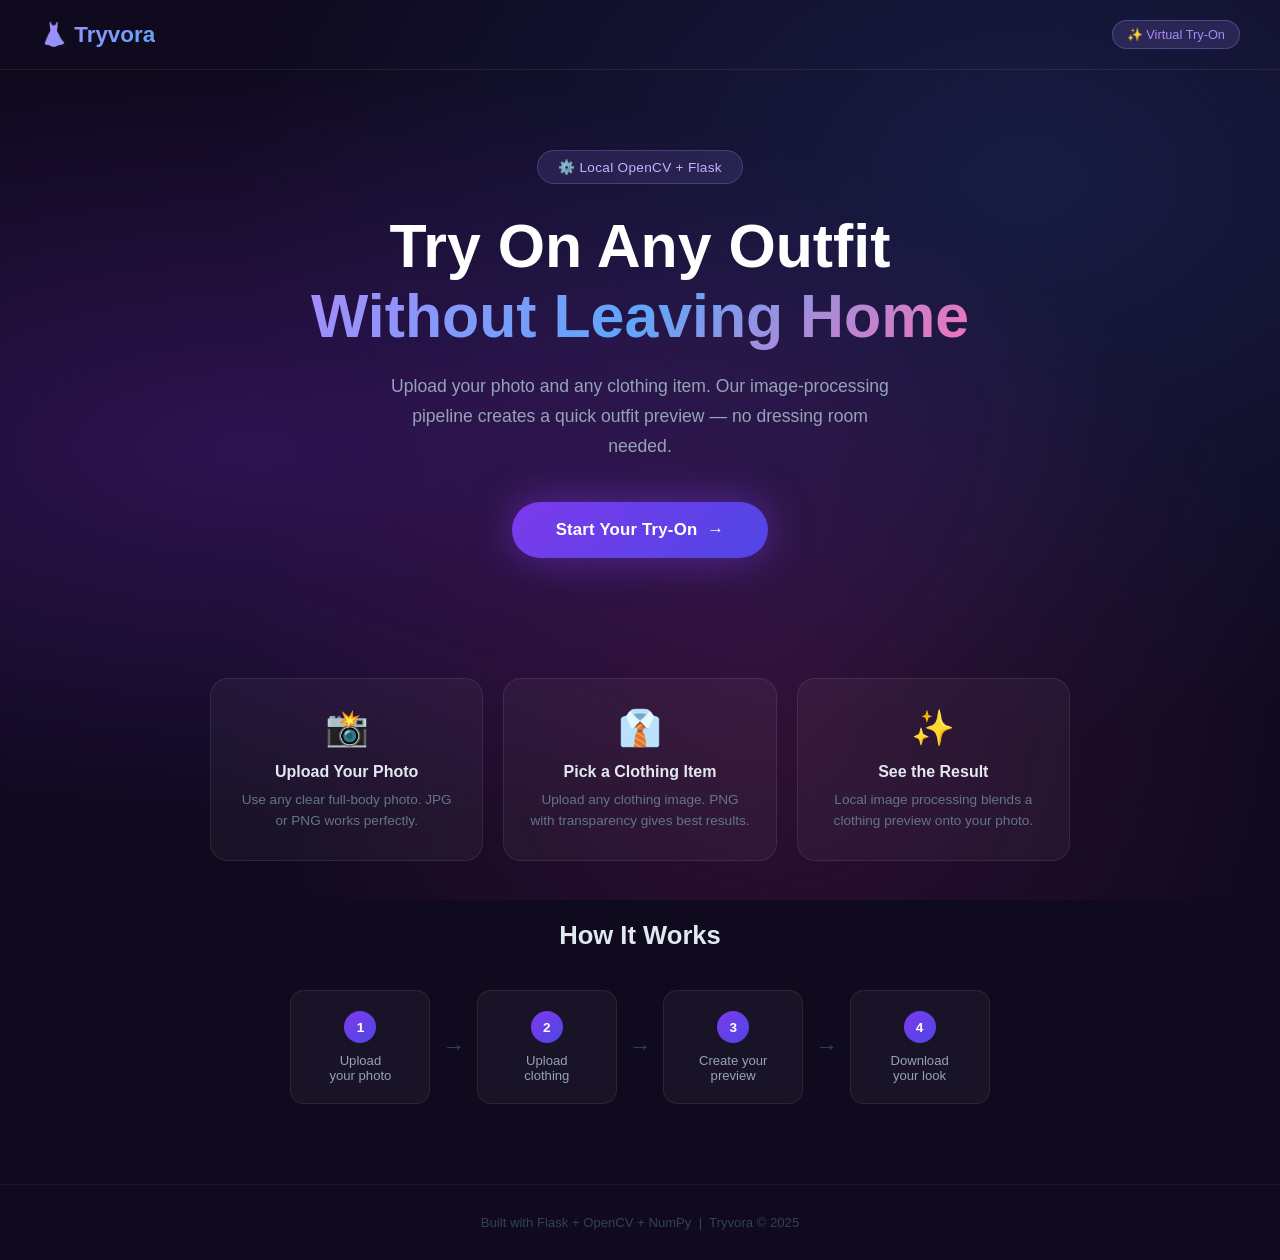
<file: templates/index.html>
<!-- templates/index.html — DAY 5 FINAL -->
<!DOCTYPE html>
<html lang="en">
<head>
    <meta charset="UTF-8">
    <meta name="viewport" content="width=device-width, initial-scale=1.0">
    <title>Tryvora – Virtual Try-On Fashion</title>
    <style>
        * { margin: 0; padding: 0; box-sizing: border-box; }

        body {
            font-family: 'Segoe UI', Arial, sans-serif;
            background: #0f0a1e;
            color: white;
            min-height: 100vh;
            overflow-x: hidden;
        }

        /* ── Animated background ── */
        .bg-gradient {
            position: fixed;
            inset: 0;
            background:
                radial-gradient(ellipse at 20% 50%, rgba(120,40,200,0.3) 0%, transparent 60%),
                radial-gradient(ellipse at 80% 20%, rgba(60,100,220,0.2) 0%, transparent 55%),
                radial-gradient(ellipse at 60% 80%, rgba(180,40,140,0.2) 0%, transparent 50%);
            z-index: 0;
        }

        .content { position: relative; z-index: 1; }

        /* ── Navbar ── */
        nav {
            display: flex;
            justify-content: space-between;
            align-items: center;
            padding: 20px 40px;
            border-bottom: 1px solid rgba(255,255,255,0.08);
        }

        .nav-logo {
            font-size: 1.4rem;
            font-weight: 800;
            background: linear-gradient(135deg, #a78bfa, #60a5fa);
            -webkit-background-clip: text;
            -webkit-text-fill-color: transparent;
        }

        .nav-badge {
            background: rgba(167,139,250,0.15);
            border: 1px solid rgba(167,139,250,0.3);
            color: #a78bfa;
            padding: 6px 14px;
            border-radius: 20px;
            font-size: 0.8rem;
        }

        /* ── Hero Section ── */
        .hero {
            text-align: center;
            padding: 80px 20px 60px;
            max-width: 800px;
            margin: 0 auto;
        }

        .hero-chip {
            display: inline-block;
            background: rgba(167,139,250,0.12);
            border: 1px solid rgba(167,139,250,0.25);
            color: #c4b5fd;
            padding: 8px 20px;
            border-radius: 30px;
            font-size: 0.85rem;
            margin-bottom: 28px;
            letter-spacing: 0.3px;
        }

        .hero h1 {
            font-size: clamp(2.2rem, 6vw, 3.8rem);
            font-weight: 800;
            line-height: 1.15;
            margin-bottom: 20px;
        }

        .hero h1 span {
            background: linear-gradient(135deg, #a78bfa, #60a5fa, #f472b6);
            -webkit-background-clip: text;
            -webkit-text-fill-color: transparent;
        }

        .hero p {
            color: #94a3b8;
            font-size: 1.1rem;
            max-width: 520px;
            margin: 0 auto 40px;
            line-height: 1.7;
        }

        /* ── CTA Button ── */
        .btn-cta {
            display: inline-flex;
            align-items: center;
            gap: 10px;
            background: linear-gradient(135deg, #7c3aed, #4f46e5);
            color: white;
            text-decoration: none;
            padding: 18px 44px;
            border-radius: 50px;
            font-size: 1.05rem;
            font-weight: 700;
            box-shadow: 0 0 40px rgba(124,58,237,0.5);
            transition: all 0.25s;
            letter-spacing: 0.2px;
        }

        .btn-cta:hover {
            transform: translateY(-3px);
            box-shadow: 0 0 60px rgba(124,58,237,0.7);
        }

        .btn-arrow {
            transition: transform 0.2s;
        }
        .btn-cta:hover .btn-arrow { transform: translateX(4px); }

        /* ── Feature Cards ── */
        .features {
            display: grid;
            grid-template-columns: repeat(3, 1fr);
            gap: 20px;
            max-width: 900px;
            margin: 60px auto;
            padding: 0 20px;
        }

        @media(max-width:640px) {
            .features { grid-template-columns: 1fr; }
        }

        .feature-card {
            background: rgba(255,255,255,0.04);
            border: 1px solid rgba(255,255,255,0.08);
            border-radius: 18px;
            padding: 28px 24px;
            text-align: center;
            transition: border-color 0.2s, transform 0.2s;
        }

        .feature-card:hover {
            border-color: rgba(167,139,250,0.4);
            transform: translateY(-4px);
        }

        .feature-icon { font-size: 2.2rem; margin-bottom: 14px; }

        .feature-card h3 {
            font-size: 1rem;
            font-weight: 600;
            margin-bottom: 8px;
            color: #e2e8f0;
        }

        .feature-card p {
            font-size: 0.85rem;
            color: #64748b;
            line-height: 1.6;
        }

        /* ── How It Works ── */
        .how-it-works {
            max-width: 800px;
            margin: 0 auto 80px;
            padding: 0 20px;
            text-align: center;
        }

        .how-it-works h2 {
            font-size: 1.6rem;
            font-weight: 700;
            margin-bottom: 40px;
            color: #e2e8f0;
        }

        .steps-row {
            display: flex;
            justify-content: center;
            align-items: center;
            gap: 12px;
            flex-wrap: wrap;
        }

        .step-box {
            background: rgba(255,255,255,0.04);
            border: 1px solid rgba(255,255,255,0.08);
            border-radius: 14px;
            padding: 20px 18px;
            width: 140px;
            text-align: center;
        }

        .step-num {
            width: 32px; height: 32px;
            background: linear-gradient(135deg, #7c3aed, #4f46e5);
            border-radius: 50%;
            display: flex; align-items: center; justify-content: center;
            font-size: 0.85rem;
            font-weight: 700;
            margin: 0 auto 10px;
        }

        .step-box p {
            font-size: 0.82rem;
            color: #94a3b8;
        }

        .step-connector {
            color: #334155;
            font-size: 1.4rem;
        }

        /* ── Footer ── */
        footer {
            text-align: center;
            padding: 30px;
            color: #334155;
            font-size: 0.82rem;
            border-top: 1px solid rgba(255,255,255,0.05);
        }
    </style>
</head>
<body>
<div class="bg-gradient"></div>
<div class="content">

    <!-- Navbar -->
    <nav>
        <div class="nav-logo">👗 Tryvora</div>
        <div class="nav-badge">✨ Virtual Try-On</div>
    </nav>

    <!-- Hero -->
    <section class="hero">
        <div class="hero-chip">⚙️ Local OpenCV + Flask</div>
        <h1>Try On Any Outfit<br><span>Without Leaving Home</span></h1>
        <p>Upload your photo and any clothing item.
           Our image-processing pipeline creates a quick outfit preview —
           no dressing room needed.</p>
        <a href="/upload" class="btn-cta">
            Start Your Try-On
            <span class="btn-arrow">→</span>
        </a>
    </section>

    <!-- Feature Cards -->
    <div class="features">
        <div class="feature-card">
            <div class="feature-icon">📸</div>
            <h3>Upload Your Photo</h3>
            <p>Use any clear full-body photo. JPG or PNG works perfectly.</p>
        </div>
        <div class="feature-card">
            <div class="feature-icon">👔</div>
            <h3>Pick a Clothing Item</h3>
            <p>Upload any clothing image. PNG with transparency gives best results.</p>
        </div>
        <div class="feature-card">
            <div class="feature-icon">✨</div>
            <h3>See the Result</h3>
            <p>Local image processing blends a clothing preview onto your photo.</p>
        </div>
    </div>

    <!-- How It Works -->
    <div class="how-it-works">
        <h2>How It Works</h2>
        <div class="steps-row">
            <div class="step-box">
                <div class="step-num">1</div>
                <p>Upload<br>your photo</p>
            </div>
            <div class="step-connector">→</div>
            <div class="step-box">
                <div class="step-num">2</div>
                <p>Upload<br>clothing</p>
            </div>
            <div class="step-connector">→</div>
            <div class="step-box">
                <div class="step-num">3</div>
                <p>Create your<br>preview</p>
            </div>
            <div class="step-connector">→</div>
            <div class="step-box">
                <div class="step-num">4</div>
                <p>Download<br>your look</p>
            </div>
        </div>
    </div>

    <footer>Built with Flask + OpenCV + NumPy &nbsp;|&nbsp; Tryvora © 2025</footer>
</div>
</body>
</html>
</file>
